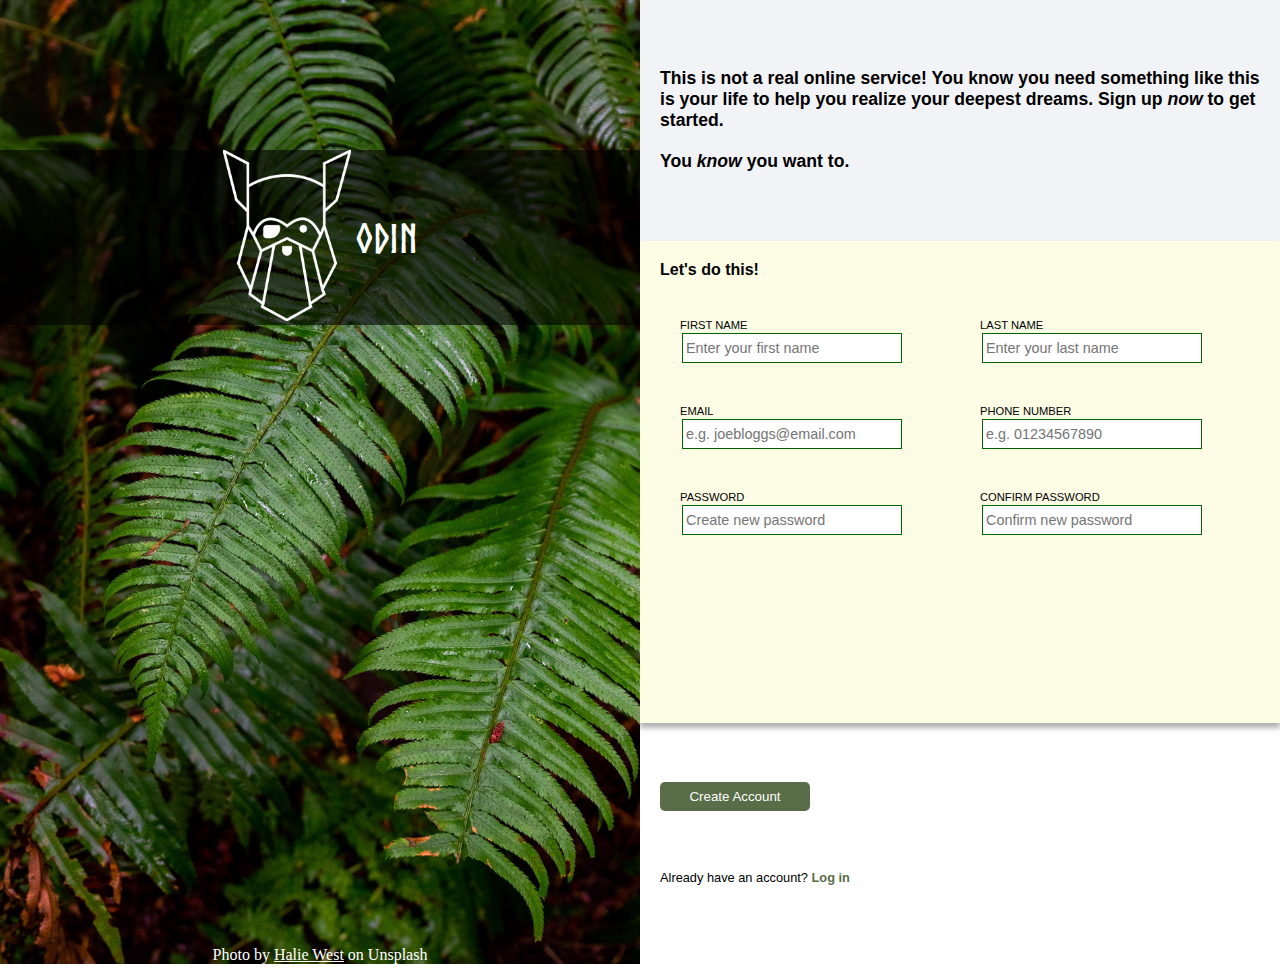
<file: index.html>
<!DOCTYPE html>
<html lang="en">
<head>
    <meta charset="UTF-8">
    <meta http-equiv="X-UA-Compatible" content="IE=edge">
    <meta name="viewport" content="width=device-width, initial-scale=1.0">
    <title>Sign-up Form</title>
    <link rel="stylesheet" type="text/css" href="styles.css" />
</head>
<body>
    <div class="main-container">
        <div class="left-container">
            <div class="image-container">
                <img class="background-img" src="halie-west-25xggax4bSA-unsplash.jpg" alt="Fern leaves">
            </div>
            <div class="logo-banner">
                <div class="logo-container">
                    <img class="logo" src="odin-lined.png" alt="Odin Project Logo">
                </div>
                <div class="logo-text">Odin</div>
            </div>
            <div class="credit">Photo by <a class="credit-link" href="https://unsplash.com/photos/25xggax4bSA">Halie West</a> on Unsplash</div>
        </div>
        <div class="right-container">
            <div class="intro-container">
                <p class="top-intro">This is not a real online service! You know you need something like this is your life to help you realize your deepest dreams. Sign up <em>now</em> to get started.</p>
                <p class="bottom-intro">You <em>know</em> you want to.</p>
            </div>
            <div class="form-container">
                <p class="lets">Let's do this!</p>
                <form action="" method="" id="sign-up">
                    <div class="input-div">
                        <label for="first-name">FIRST NAME</label>
                        <input type="text" id="first-name" name="first-name" pattern="^[a-zA-Z]+$" placeholder="Enter your first name">
                        <span></span>
                    </div>
                    <div class="input-div">
                        <label for="last-name">LAST NAME</label>
                        <input type="text" id="last-name" name="last-name" pattern="^[a-zA-Z]+$" placeholder="Enter your last name">
                        <span></span>
                    </div>
                    <div class="input-div">
                        <label for="email">EMAIL</label>
                        <input type="email" id="email" name="email" placeholder="e.g. joebloggs@email.com">
                        <span></span>
                    </div>
                    <div class="input-div">
                        <label for="phone">PHONE NUMBER</label>
                        <input type="tel" id="phone" name="phone" minlength="11" maxlength="11" placeholder="e.g. 01234567890">
                        <span></span>
                    </div>
                    <div class="input-div">
                        <label for="password">PASSWORD</label>
                        <input type="password" class="error" id="password" name="password" placeholder="Create new password" title="Numbers and letters only please" pattern="^(?=.*\d).{4,8}$">
                        <span></span>
                    </div>
                    <div class="input-div">
                        <label for="confirm">CONFIRM PASSWORD</label>
                        <input type="password" class="error" id="confirm" name="confirm" placeholder="Confirm new password" title="Numbers and letters only please" pattern="^(?=.*\d).{4,8}$">
                        <span></span>
                    </div>  
                </form>  
            </div>

            <div class="submit-container">
                <button type="submit" form="sign-up">Create Account</button>
                <p class="login-para">Already have an account? <a class="login-link" href="">Log in</a></p>    
            </div>
        </div>
    </div>
</body>
</html>
</file>
<file: styles.css>
@font-face {
    font-family: Norse-Bold;
    src: url(Norse-Bold.otf);
}

* {
    box-sizing: border-box;
    margin: 0;
    padding: 0;
}


.main-container {
    display: grid;
    grid-template-columns: 1fr 1fr;
    height: 100vh;
}

.left-container {
    display: flex;
    flex-direction: column;
    justify-content: center;
    align-content: center;
    align-items: center;
    position: relative;
}

.right-container {
    display: grid;
    grid-template-rows: 1fr 2fr 1fr;
    font-family:'Segoe UI', Tahoma, Geneva, Verdana, sans-serif;
}

.image-container {
    order: 1;
    height: 100%
}

.background-img {
    width: 100%;
    height: 100%;
}

.logo-text {
    font-family: Norse-Bold, sans-serif;
    color: white;
    font-size: 2.5rem;
    padding-left: 5px;
}

.logo-banner {
    width: 100%;
    order: 2;
    position: absolute;
    display: flex;
    flex-direction: row;
    align-items: center;
    justify-content: center;
    background-color: rgba(0, 0, 0, 0.6);
    top: 150px;
}

.logo-container {
    width: 20%;
    height: auto;
}

.logo {
    width: 100%;
}

.credit { 
    order: 2;
    color: white;
    background: transparent;
    position: absolute;
    bottom: 0px;
}

.intro-container {
    display: flex;
    flex-direction: column;
    justify-content: center;
    font-weight: 600;
    font-size: 1.1rem;
    padding: 0px 20px 0px 20px;
    background-color: #f2f3f7;
}

.top-intro {
    padding-bottom: 20px;
}

button {
    background-color: #596D48;
    color: white;
    border: none;
    padding: 7px;
    border-radius: 5px;
    width: 150px;
}

button:hover,
button:focus {
    cursor: pointer;
    opacity: 0.8;
    font-size: 0.9rem;
}

input {
    border: 1px solid #E5E7EB;
    margin: 2px;
    padding: 3px;
    font-size: 0.9rem; 
    width: 220px;
    height: 30px;
}

input, label {
    display:block;
}

.input-div {
    padding: 20px;
}

form {
    display: grid;
    grid-template-columns: 1fr 1fr;
    grid-template-rows: 1fr 1fr 1fr;
    justify-items: baseline;
}

.form-container {
    display: flex;
    flex-direction: column;
    justify-content: flex-start;
    box-shadow: 0px 5px 5px rgba(100, 100, 100, 0.5);
    width: 100%;
    padding: 20px;
    background-color: rgb(253, 253, 230);
}

.lets {
    font-weight: bold;
    padding-bottom: 20px;
}

label {
    font-size: 0.7rem;
}

.submit-container {
    display: flex;
    flex-direction: column;
    justify-content: space-evenly;
    padding: 0px 20px 20px 20px;
}

.credit-link {
    color: white;
}

.login-link {
    text-decoration: none;
    color: #596D48;
    font-weight: bold;
}

.login-para {
    font-size: 0.8rem;
}

input:focus {
    border: 0.3px solid rgba(56, 56, 218, 0.5);
    box-shadow: 4px 4px 4px rgba(56, 56, 218, 0.5);
}

input:valid {
    border-color: darkgreen;
}

input[type="password"]:invalid + span::after {
    content:"4-8 chars, one digit, no symbols";
    font-size: 0.7rem;
    color: rgba(248, 7, 7, 0.616)   
}

input[type="email"]:invalid + span::after {
    content:"Invalid email address";
    color: rgba(248, 7, 7, 0.616);
}

input[type="text"]:invalid + span::after {
    content:"Not a valid name";
    color: rgba(248, 7, 7, 0.616);
}

input[type="tel"]:invalid + span::after {
    content:"Invalid telephone number (11 digits)";
    color: rgba(248, 7, 7, 0.616);
}
</file>
